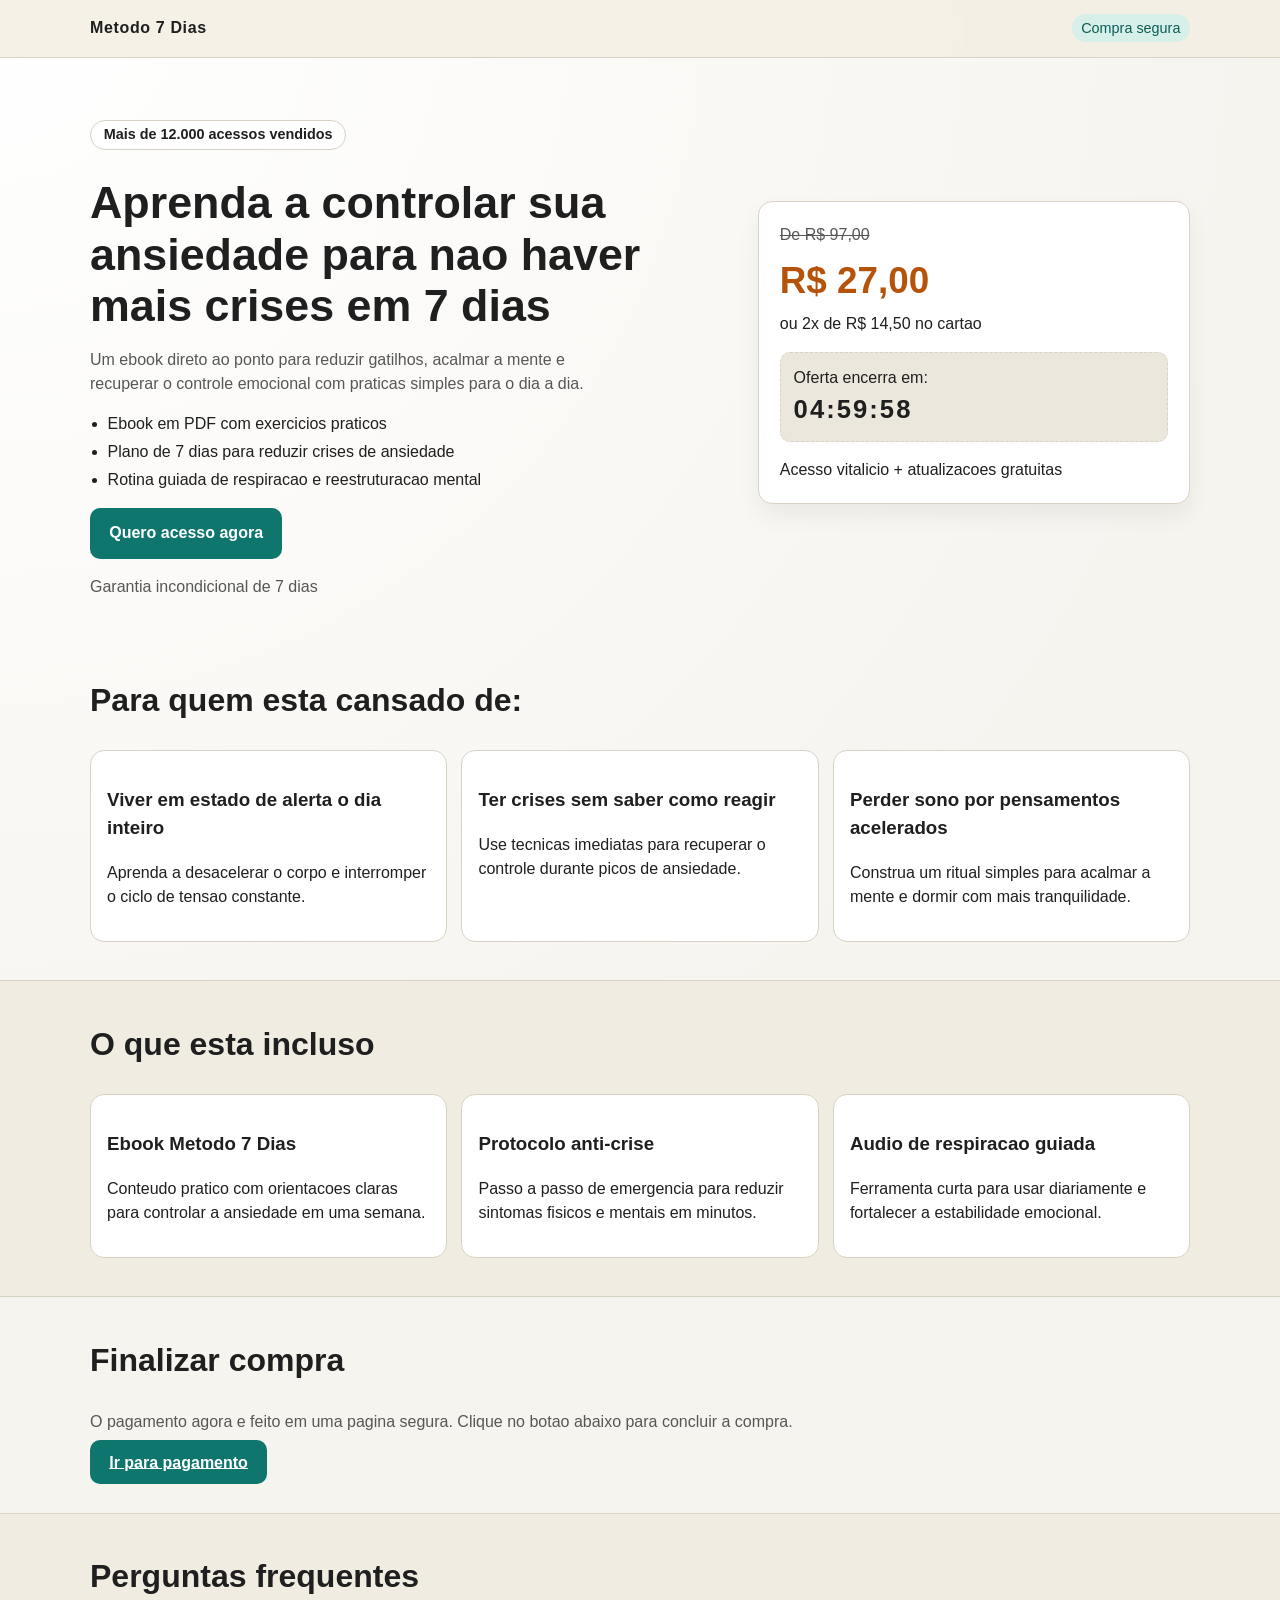
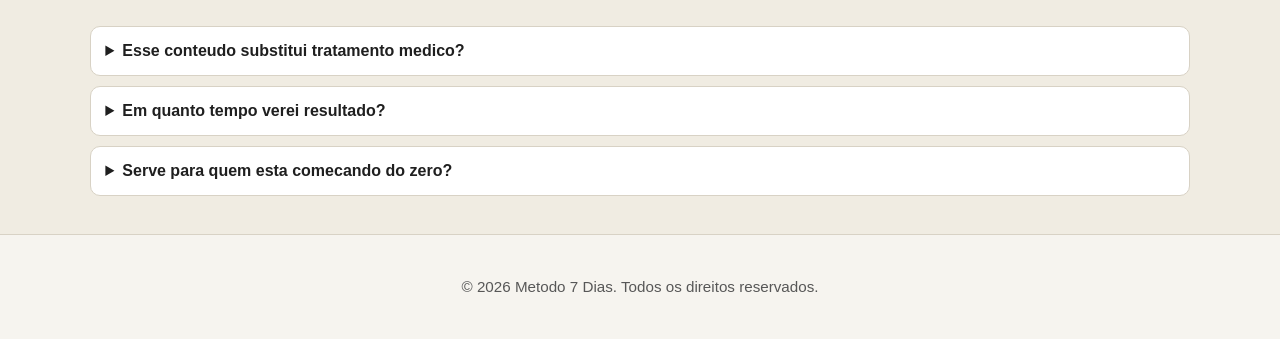
<file: index.html>
<!DOCTYPE html>
<html lang="pt-BR">
<head>
  <meta charset="UTF-8">
  <meta name="viewport" content="width=device-width, initial-scale=1.0">
  <title>Digital black Ebook</title>
  <meta name="description" content="Aprenda a controlar sua ansiedade e evitar novas crises em 7 dias com um metodo pratico e acessivel.">
  <link rel="stylesheet" href="style.css">
</head>
<body>
  <header class="topbar">
    <div class="container topbar-content">
      <strong class="brand">Metodo 7 Dias</strong>
      <span class="trust-badge">Compra segura</span>
    </div>
  </header>

  <main>
    <section class="hero">
      <div class="container hero-grid">
        <div class="hero-copy">
          <p class="pill">Mais de 12.000 acessos vendidos</p>
          <h1>Aprenda a controlar sua ansiedade para nao haver mais crises em 7 dias</h1>
          <p class="lead">Um ebook direto ao ponto para reduzir gatilhos, acalmar a mente e recuperar o controle emocional com praticas simples para o dia a dia.</p>
          <ul class="hero-list">
            <li>Ebook em PDF com exercicios praticos</li>
            <li>Plano de 7 dias para reduzir crises de ansiedade</li>
            <li>Rotina guiada de respiracao e reestruturacao mental</li>
          </ul>
          <button id="scroll-checkout" class="btn btn-primary" type="button">Quero acesso agora</button>
          <p class="meta-note">Garantia incondicional de 7 dias</p>
        </div>
        <aside class="offer-card">
          <p class="old-price">De R$ 97,00</p>
          <p class="price">R$ 27,00</p>
          <p class="installment">ou 2x de R$ 14,50 no cartao</p>
          <div class="countdown">
            <span>Oferta encerra em:</span>
            <strong id="timer">04:59:59</strong>
          </div>
          <p class="small-trust">Acesso vitalicio + atualizacoes gratuitas</p>
        </aside>
      </div>
    </section>

    <section class="section">
      <div class="container">
        <h2>Para quem esta cansado de:</h2>
        <div class="grid-3">
          <article class="card">
            <h3>Viver em estado de alerta o dia inteiro</h3>
            <p>Aprenda a desacelerar o corpo e interromper o ciclo de tensao constante.</p>
          </article>
          <article class="card">
            <h3>Ter crises sem saber como reagir</h3>
            <p>Use tecnicas imediatas para recuperar o controle durante picos de ansiedade.</p>
          </article>
          <article class="card">
            <h3>Perder sono por pensamentos acelerados</h3>
            <p>Construa um ritual simples para acalmar a mente e dormir com mais tranquilidade.</p>
          </article>
        </div>
      </div>
    </section>

    <section class="section alt">
      <div class="container">
        <h2>O que esta incluso</h2>
        <div class="grid-3">
          <article class="card">
            <h3>Ebook Metodo 7 Dias</h3>
            <p>Conteudo pratico com orientacoes claras para controlar a ansiedade em uma semana.</p>
          </article>
          <article class="card">
            <h3>Protocolo anti-crise</h3>
            <p>Passo a passo de emergencia para reduzir sintomas fisicos e mentais em minutos.</p>
          </article>
          <article class="card">
            <h3>Audio de respiracao guiada</h3>
            <p>Ferramenta curta para usar diariamente e fortalecer a estabilidade emocional.</p>
          </article>
        </div>
      </div>
    </section>

    <section class="section" id="checkout">
      <div class="container">
        <h2>Finalizar compra</h2>
        <p class="section-sub">O pagamento agora e feito em uma pagina segura. Clique no botao abaixo para concluir a compra.</p>
        <a id="pay-btn" class="btn btn-primary" href="https://pay.cakto.com.br/47v8e6o_816762" target="_blank" rel="noopener noreferrer">Ir para pagamento</a>
      </div>
    </section>

    <section class="section alt">
      <div class="container">
        <h2>Perguntas frequentes</h2>
        <details>
          <summary>Esse conteudo substitui tratamento medico?</summary>
          <p>Nao. O material e educativo e complementar. Em casos graves, procure um profissional de saude.</p>
        </details>
        <details>
          <summary>Em quanto tempo verei resultado?</summary>
          <p>Aplicando o metodo diariamente, os primeiros sinais de melhora costumam aparecer nos primeiros 7 dias.</p>
        </details>
        <details>
          <summary>Serve para quem esta comecando do zero?</summary>
          <p>Sim. O conteudo foi criado para iniciantes e explica cada passo de forma simples.</p>
        </details>
      </div>
    </section>
  </main>

  <footer class="footer">
    <div class="container">
      <p>© 2026 Metodo 7 Dias. Todos os direitos reservados.</p>
    </div>
  </footer>

  <script src="pagamento.js"></script>
</body>
</html>
</file>
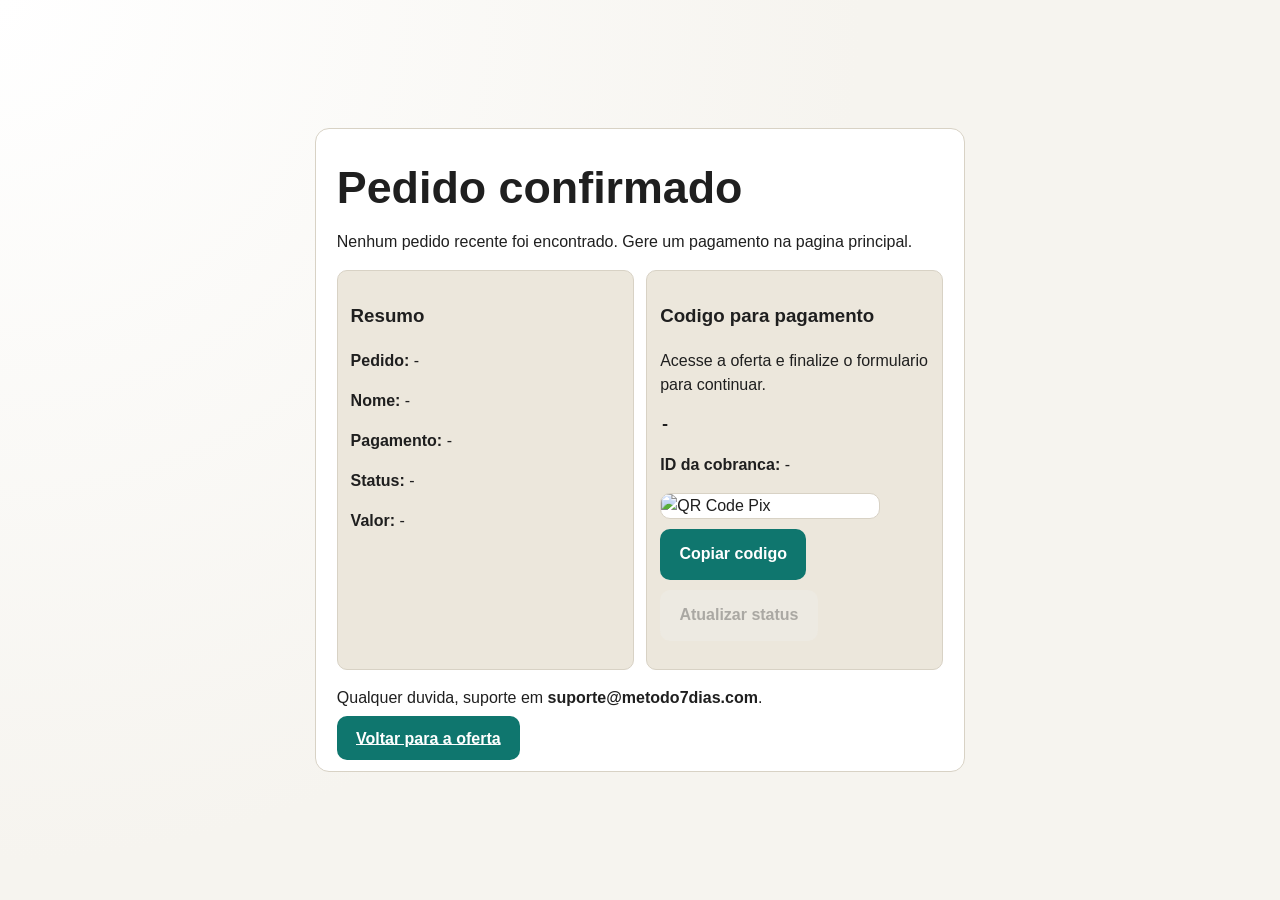
<file: obrigado.html>
<!DOCTYPE html>
<html lang="pt-BR">
<head>
  <meta charset="UTF-8">
  <meta name="viewport" content="width=device-width, initial-scale=1.0">
  <title>Pagamento Gerado | Digital black Ebook</title>
  <link rel="stylesheet" href="style.css">
</head>
<body>
  <main class="success-wrap">
    <section class="success-card">
      <h1>Pedido confirmado</h1>
      <p id="success-intro">Os dados do pedido foram gerados com sucesso.</p>

      <div class="success-grid">
        <article class="success-box">
          <h3>Resumo</h3>
          <p><strong>Pedido:</strong> <span id="order-id">-</span></p>
          <p><strong>Nome:</strong> <span id="order-name">-</span></p>
          <p><strong>Pagamento:</strong> <span id="order-method">-</span></p>
          <p><strong>Status:</strong> <span id="order-status">-</span></p>
          <p><strong>Valor:</strong> <span id="order-amount">-</span></p>
        </article>
        <article class="success-box">
          <h3>Codigo para pagamento</h3>
          <p id="instruction">-</p>
          <p class="code" id="payment-code">-</p>
          <p><strong>ID da cobranca:</strong> <span id="pix-payment-id">-</span></p>
          <img id="pix-qr" class="pix-qr" alt="QR Code Pix" hidden>
          <button id="copy-code" class="btn btn-primary copy-btn" type="button">Copiar codigo</button>
          <button id="refresh-status" class="btn copy-btn" type="button">Atualizar status</button>
          <p id="copy-feedback" class="form-message" aria-live="polite"></p>
        </article>
      </div>

      <p>
        Qualquer duvida, suporte em <strong>suporte@metodo7dias.com</strong>.
      </p>
      <a class="btn btn-primary" href="index.html">Voltar para a oferta</a>
    </section>
  </main>

  <script>
    (function () {
      var orderRaw = localStorage.getItem("lowticket_last_order");
      var intro = document.getElementById("success-intro");
      var copyButton = document.getElementById("copy-code");
      var refreshButton = document.getElementById("refresh-status");
      var copyFeedback = document.getElementById("copy-feedback");
      var pixQr = document.getElementById("pix-qr");
      var orderStatus = document.getElementById("order-status");

      function statusLabel(status) {
        var map = {
          approved: "Aprovado",
          pending: "Aguardando pagamento",
          in_process: "Em processamento",
          rejected: "Recusado",
          cancelled: "Cancelado",
        };
        return map[String(status || "").toLowerCase()] || "Aguardando pagamento";
      }

      function setStatus(status, isSuccess) {
        orderStatus.textContent = statusLabel(status);
        orderStatus.className = isSuccess ? "form-message success" : "";
      }

      if (!orderRaw) {
        intro.textContent = "Nenhum pedido recente foi encontrado. Gere um pagamento na pagina principal.";
        document.getElementById("instruction").textContent = "Acesse a oferta e finalize o formulario para continuar.";
        copyButton.disabled = true;
        refreshButton.disabled = true;
        return;
      }

      var order = JSON.parse(orderRaw);
      var selectedMethodText = {
        pix: "Pix",
        card: "Cartao de credito",
        boleto: "Boleto bancario",
      };

      document.getElementById("order-id").textContent = order.id || "-";
      document.getElementById("order-name").textContent = order.buyerName || "-";
      document.getElementById("order-method").textContent = order.method || "-";
      document.getElementById("order-amount").textContent = order.amount || "-";
      document.getElementById("instruction").textContent = order.instruction || "-";
      document.getElementById("payment-code").textContent = order.code || "-";
      document.getElementById("pix-payment-id").textContent = order.providerPaymentId || "-";

      setStatus(order.providerStatus || "pending", order.providerStatus === "approved");

      if (order.selectedMethod && order.selectedMethod !== "pix") {
        intro.textContent =
          "O metodo " +
          (selectedMethodText[order.selectedMethod] || "o metodo escolhido") +
          " foi processado em Pix para manter compatibilidade entre bancos.";
      }

      if ((order.method || "").indexOf("Pix") === 0 && order.pixQrUrl) {
        pixQr.src = order.pixQrUrl;
        pixQr.hidden = false;
        pixQr.onerror = function () {
          if (order.pixQrFallbackUrl && pixQr.src !== order.pixQrFallbackUrl) {
            pixQr.src = order.pixQrFallbackUrl;
          }
        };
      }

      async function refreshStatus() {
        if (!order.providerPaymentId) {
          copyFeedback.textContent = "Nao foi possivel identificar a cobranca para consulta.";
          copyFeedback.className = "form-message error";
          return;
        }

        refreshButton.disabled = true;
        refreshButton.textContent = "Consultando...";

        try {
          var response = await fetch(
            "/.netlify/functions/check-pix-payment?paymentId=" + encodeURIComponent(order.providerPaymentId),
            { method: "GET" }
          );
          var payload = await response.json();

          if (!response.ok) {
            throw new Error(payload && payload.error ? payload.error : "Falha ao consultar status.");
          }

          order.providerStatus = payload.status || order.providerStatus;
          order.providerStatusDetail = payload.statusDetail || order.providerStatusDetail;
          localStorage.setItem("lowticket_last_order", JSON.stringify(order));

          var approved = payload.approved === true || payload.status === "approved";
          setStatus(order.providerStatus, approved);

          if (approved) {
            intro.textContent = "Pagamento confirmado com sucesso. A liberacao de acesso pode ser feita agora.";
            copyFeedback.textContent = "Pagamento aprovado.";
            copyFeedback.className = "form-message success";
          } else {
            copyFeedback.textContent = "Pagamento ainda nao confirmado. Tente novamente em alguns segundos.";
            copyFeedback.className = "form-message";
          }
        } catch (error) {
          copyFeedback.textContent = error.message || "Nao foi possivel consultar o status.";
          copyFeedback.className = "form-message error";
        } finally {
          refreshButton.disabled = false;
          refreshButton.textContent = "Atualizar status";
        }
      }

      copyButton.addEventListener("click", async function () {
        try {
          await navigator.clipboard.writeText(order.code || "");
          copyFeedback.textContent = "Codigo copiado.";
          copyFeedback.className = "form-message success";
        } catch (_error) {
          copyFeedback.textContent = "Nao foi possivel copiar automaticamente. Copie manualmente.";
          copyFeedback.className = "form-message error";
        }
      });

      refreshButton.addEventListener("click", refreshStatus);

      if (order.providerStatus !== "approved") {
        setInterval(refreshStatus, 15000);
      }
    })();
  </script>
</body>
</html>
</file>
<file: style.css>
:root {
  --bg: #f6f4ef;
  --surface: #ffffff;
  --surface-alt: #ece7dc;
  --text: #1f1f1f;
  --muted: #575757;
  --primary: #0f766e;
  --primary-dark: #0a5d56;
  --accent: #b45309;
  --border: #d8d2c5;
  --radius: 14px;
}

* {
  box-sizing: border-box;
}

body {
  margin: 0;
  font-family: "Trebuchet MS", "Verdana", sans-serif;
  color: var(--text);
  background: radial-gradient(circle at top left, #fff 0%, var(--bg) 55%);
  line-height: 1.5;
}

.container {
  width: min(1100px, 92%);
  margin: 0 auto;
}

.topbar {
  border-bottom: 1px solid var(--border);
  background: #f3eee2cc;
  backdrop-filter: blur(4px);
  position: sticky;
  top: 0;
  z-index: 10;
}

.topbar-content {
  display: flex;
  justify-content: space-between;
  align-items: center;
  padding: 0.9rem 0;
}

.brand {
  letter-spacing: 0.04em;
}

.trust-badge {
  font-size: 0.9rem;
  color: var(--primary-dark);
  background: #d7efe9;
  padding: 0.2rem 0.6rem;
  border-radius: 999px;
}

.hero {
  padding: 3rem 0 2.4rem;
}

.hero-grid {
  display: grid;
  grid-template-columns: 1.2fr 0.8fr;
  gap: 1.25rem;
  align-items: center;
}

.pill {
  display: inline-block;
  font-size: 0.9rem;
  font-weight: 700;
  border: 1px solid var(--border);
  border-radius: 999px;
  padding: 0.2rem 0.8rem;
  background: #fff;
}

h1 {
  font-size: clamp(1.8rem, 4vw, 2.8rem);
  line-height: 1.15;
  margin: 0.8rem 0;
}

h2 {
  margin-top: 0;
  font-size: clamp(1.4rem, 3vw, 2rem);
}

.lead {
  color: var(--muted);
  max-width: 58ch;
}

.hero-list {
  padding-left: 1.1rem;
}

.hero-list li {
  margin: 0.25rem 0;
}

.offer-card {
  background: var(--surface);
  border: 1px solid var(--border);
  border-radius: var(--radius);
  padding: 1.3rem;
  box-shadow: 0 12px 24px #0000000f;
}

.old-price {
  margin: 0;
  color: var(--muted);
  text-decoration: line-through;
}

.price {
  font-size: 2.3rem;
  margin: 0.4rem 0 0;
  font-weight: 800;
  color: var(--accent);
}

.installment {
  margin: 0.2rem 0 1rem;
}

.countdown {
  border: 1px dashed var(--border);
  padding: 0.8rem;
  border-radius: 10px;
  background: var(--surface-alt);
}

#timer {
  display: block;
  font-size: 1.6rem;
  letter-spacing: 0.08em;
}

.small-trust {
  margin-bottom: 0;
}

.section {
  padding: 2.4rem 0;
}

.section.alt {
  background: #f0ece2;
  border-top: 1px solid var(--border);
  border-bottom: 1px solid var(--border);
}

.section-sub {
  color: var(--muted);
}

.grid-3 {
  display: grid;
  grid-template-columns: repeat(3, 1fr);
  gap: 0.9rem;
}

.card {
  background: var(--surface);
  border: 1px solid var(--border);
  border-radius: var(--radius);
  padding: 1rem;
}

.checkout-form {
  background: var(--surface);
  border: 1px solid var(--border);
  border-radius: var(--radius);
  padding: 1rem;
}

.form-grid {
  display: grid;
  grid-template-columns: repeat(2, 1fr);
  gap: 0.8rem;
}

label {
  display: grid;
  gap: 0.35rem;
  font-weight: 600;
  font-size: 0.95rem;
}

input,
select {
  width: 100%;
  border: 1px solid #c9c2b3;
  border-radius: 10px;
  padding: 0.75rem;
  font: inherit;
  background: #fff;
}

input:focus,
select:focus {
  outline: 2px solid #94d2ca;
  border-color: var(--primary);
}

.checkbox {
  margin: 0.8rem 0;
  grid-template-columns: auto 1fr;
  align-items: start;
  gap: 0.6rem;
  font-weight: 400;
}

.checkbox input {
  width: auto;
  margin-top: 0.2rem;
}

.btn {
  border: 0;
  border-radius: 10px;
  padding: 0.85rem 1.2rem;
  font: inherit;
  font-weight: 700;
  cursor: pointer;
}

.btn-primary {
  background: var(--primary);
  color: #fff;
}

.btn-primary:hover {
  background: var(--primary-dark);
}

.meta-note,
.form-message {
  color: var(--muted);
  margin-bottom: 0;
}

.form-message.error {
  color: #a11a1a;
}

.form-message.success {
  color: #1d6e1d;
}

details {
  border: 1px solid var(--border);
  background: var(--surface);
  border-radius: 10px;
  padding: 0.75rem 0.9rem;
}

details + details {
  margin-top: 0.6rem;
}

summary {
  cursor: pointer;
  font-weight: 700;
}

.footer {
  padding: 1.6rem 0;
  text-align: center;
  font-size: 0.95rem;
  color: var(--muted);
}

.success-wrap {
  min-height: 100vh;
  display: grid;
  place-items: center;
  padding: 2rem 0;
}

.success-card {
  width: min(650px, 92%);
  background: var(--surface);
  border: 1px solid var(--border);
  border-radius: var(--radius);
  padding: 1.3rem;
}

.success-grid {
  display: grid;
  grid-template-columns: 1fr 1fr;
  gap: 0.8rem;
  margin-top: 1rem;
}

.success-box {
  background: var(--surface-alt);
  border: 1px solid var(--border);
  border-radius: 10px;
  padding: 0.8rem;
}

.code {
  font-family: "Courier New", monospace;
  font-weight: 700;
}

.copy-btn {
  margin-top: 0.6rem;
}

.pix-qr {
  display: block;
  width: min(220px, 100%);
  margin-top: 0.8rem;
  border-radius: 10px;
  border: 1px solid var(--border);
  background: #fff;
}

@media (max-width: 860px) {
  .hero-grid,
  .grid-3,
  .form-grid,
  .success-grid {
    grid-template-columns: 1fr;
  }

  .hero {
    padding-top: 2rem;
  }
}
</file>
